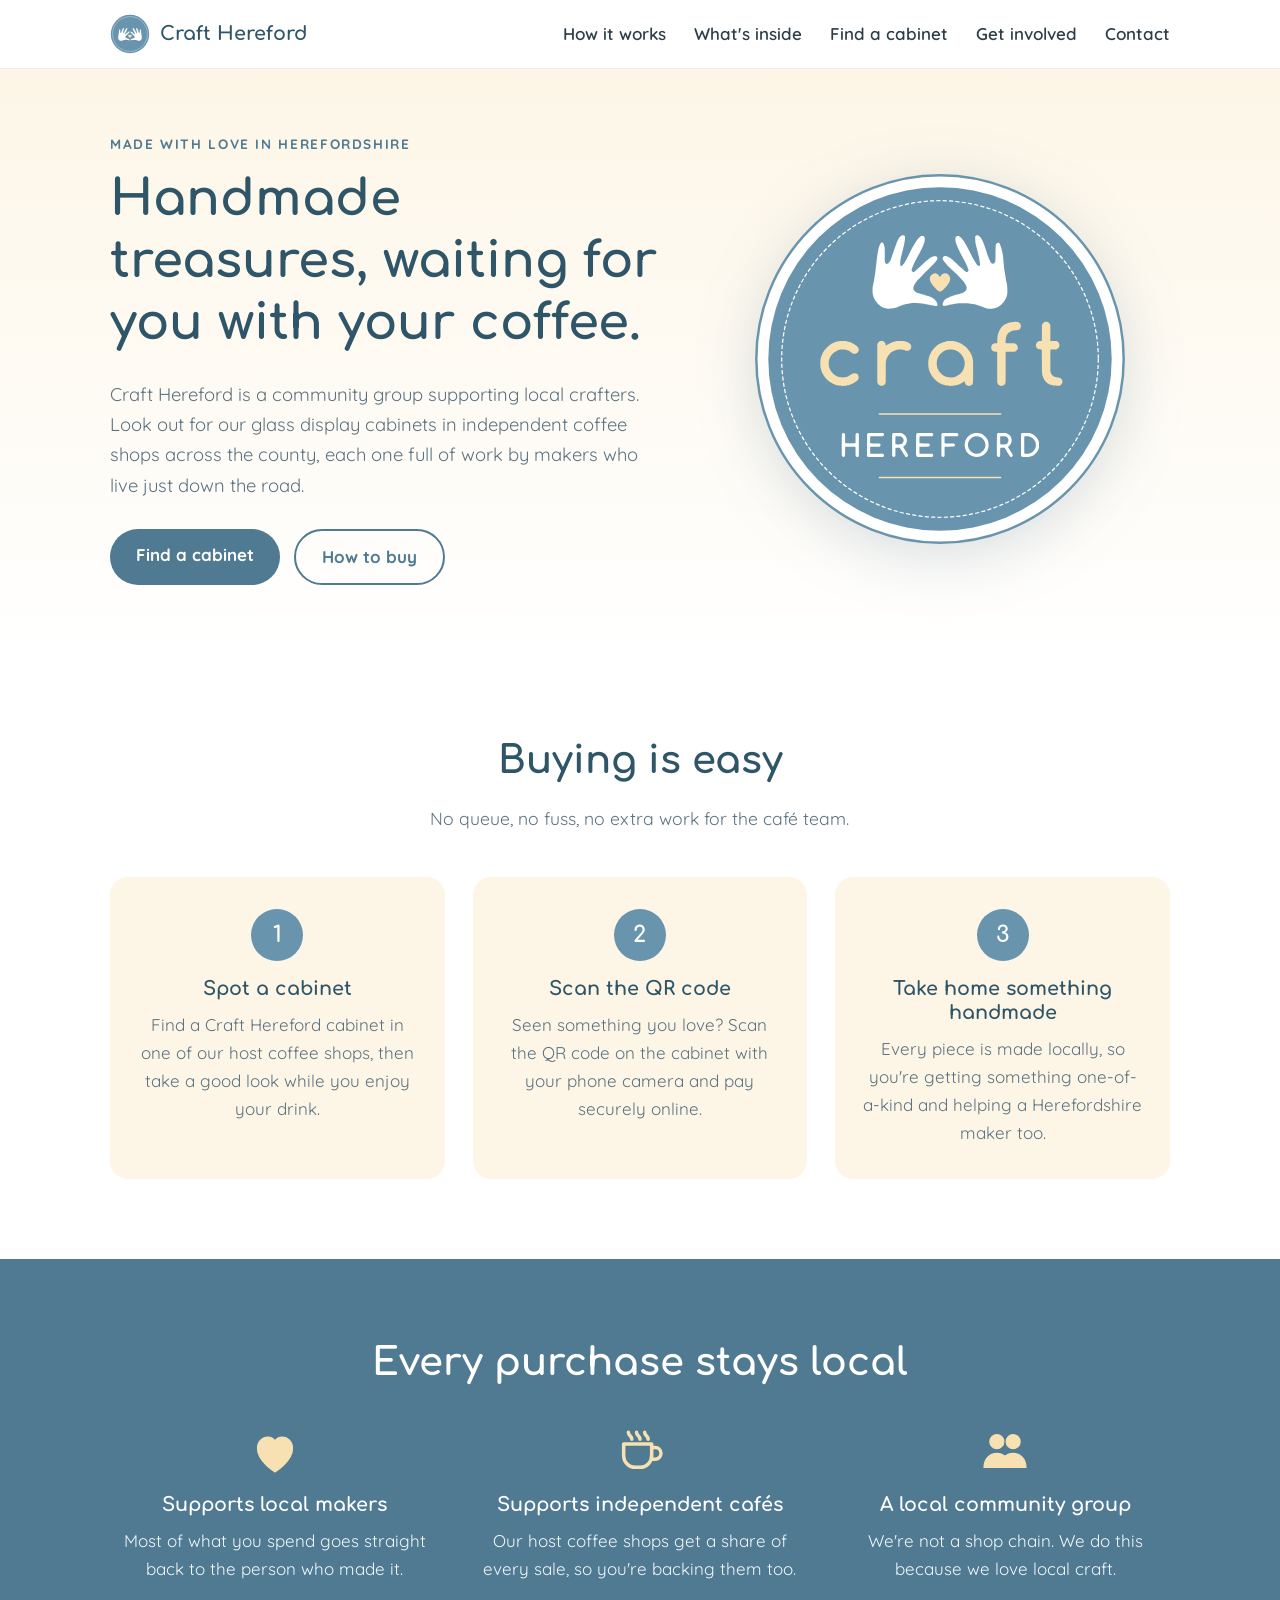
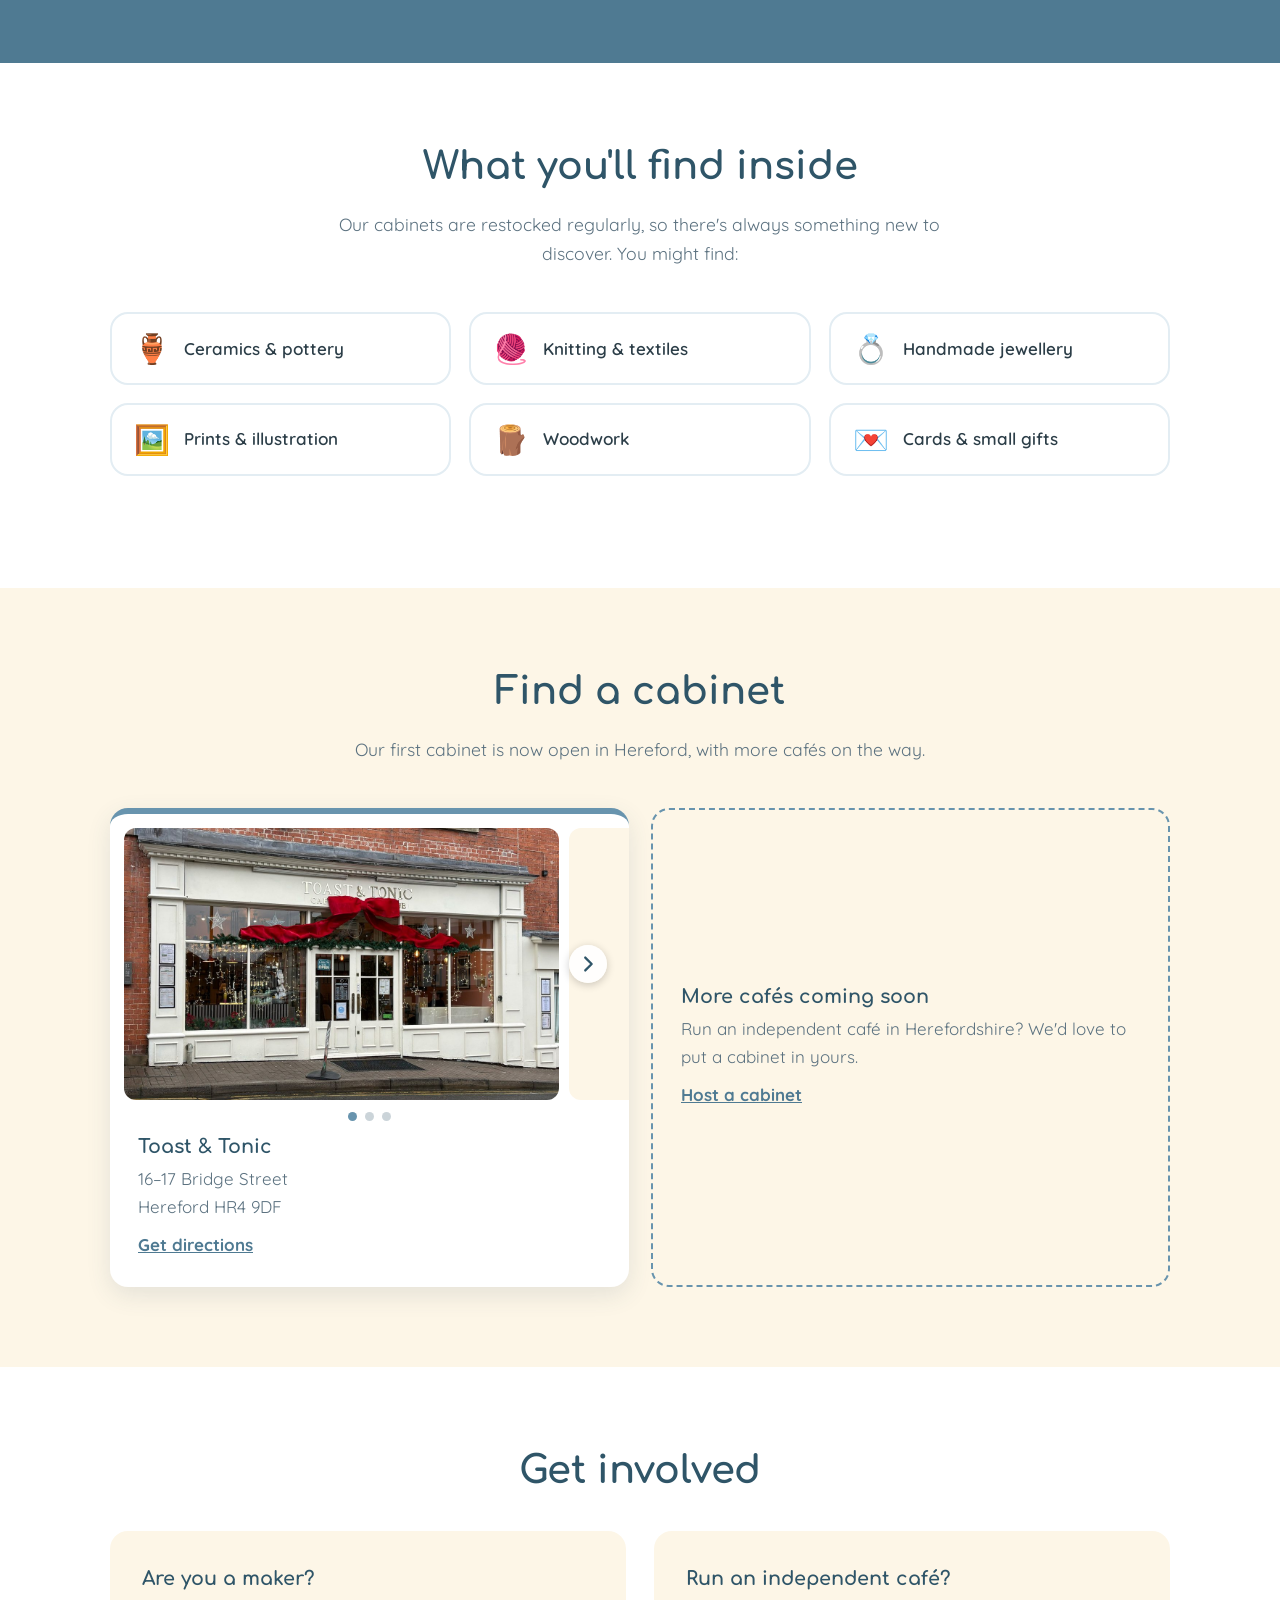
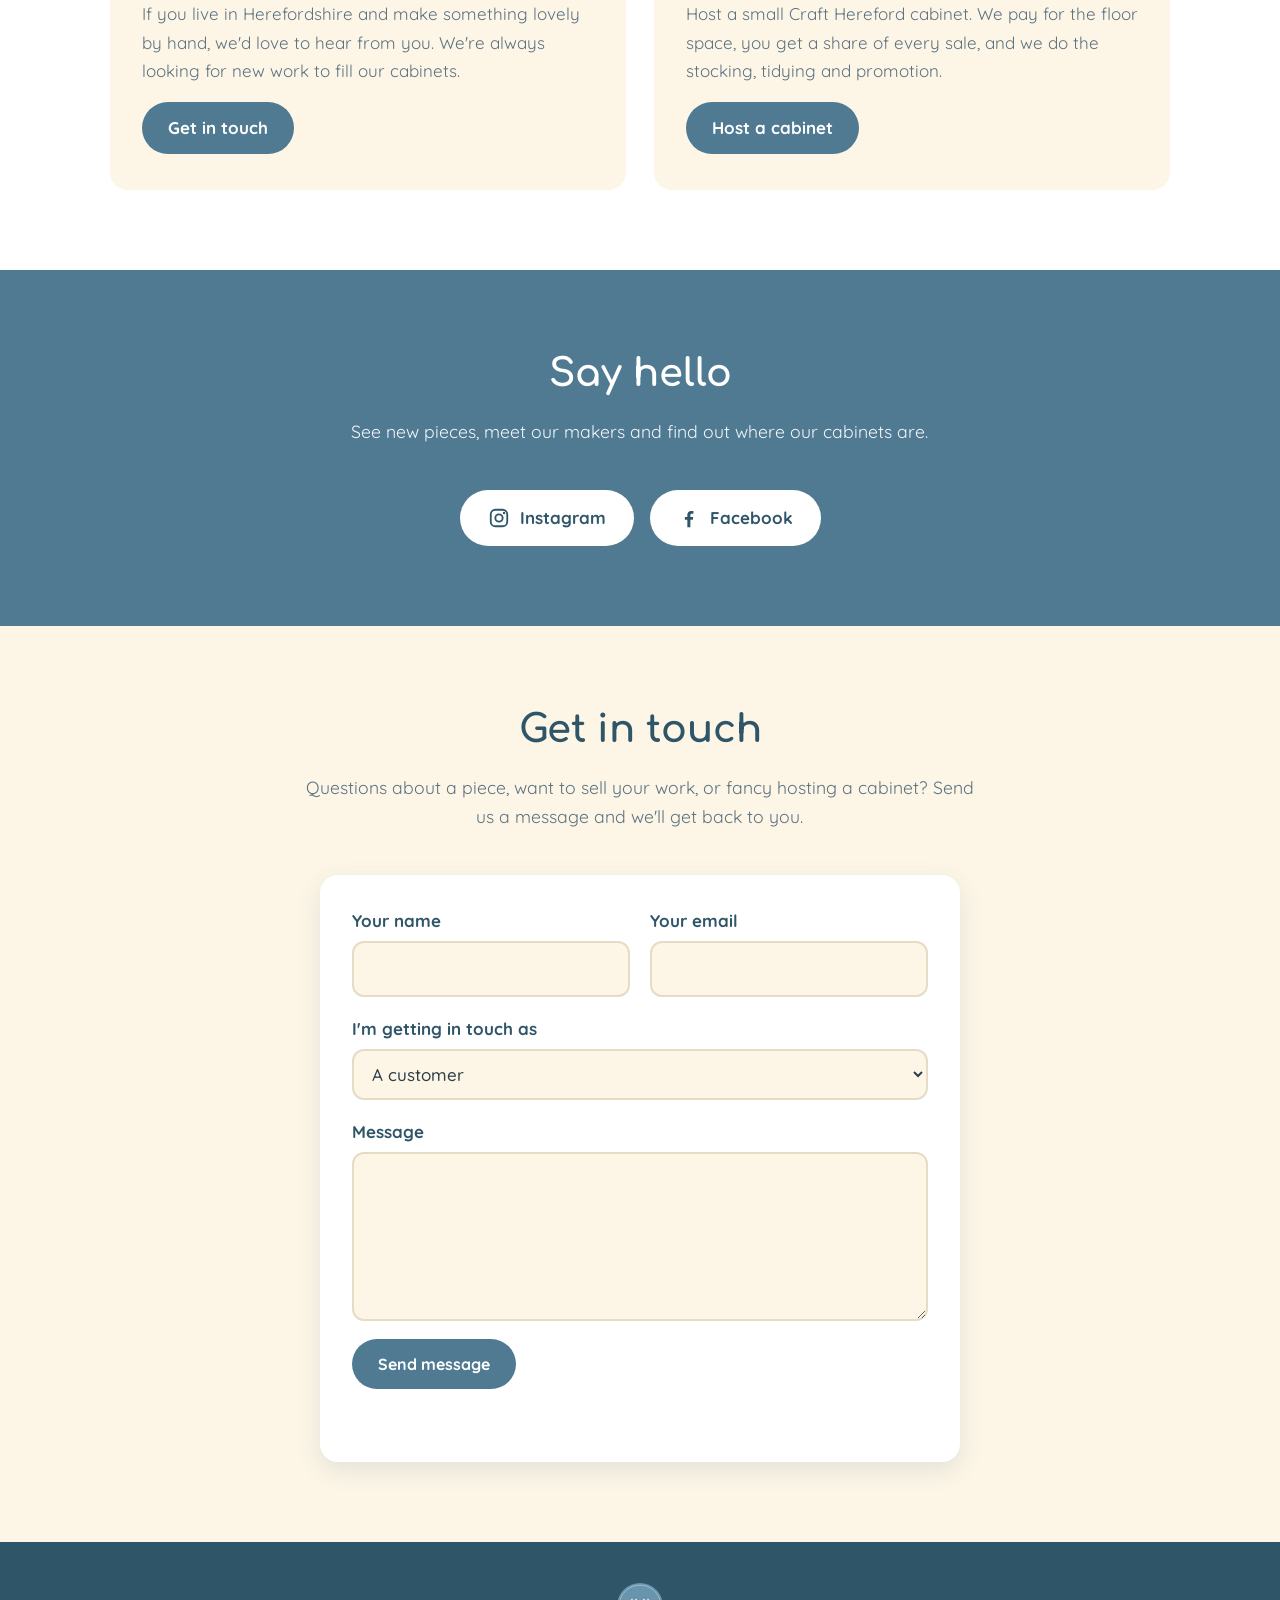
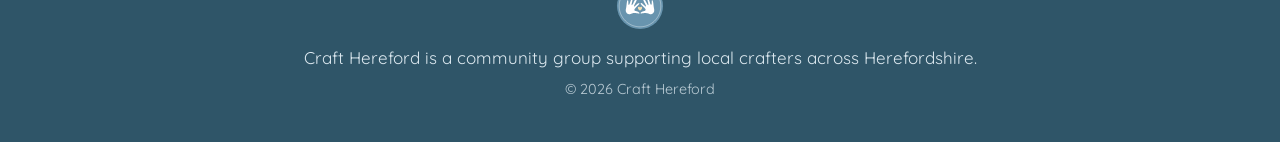
<file: index.html>
<!doctype html>
<html lang="en-GB">
<head>
  <meta charset="utf-8">
  <meta name="viewport" content="width=device-width, initial-scale=1">
  <title>Craft Hereford | Handmade by local makers</title>
  <meta name="description" content="Craft Hereford is a community group supporting local crafters. Find our display cabinets of handmade work in independent coffee shops across Herefordshire.">
  <meta property="og:title" content="Craft Hereford">
  <meta property="og:description" content="Handmade by Herefordshire makers. Find our cabinets in independent coffee shops across the county.">
  <meta property="og:image" content="assets/logo-600.png">
  <meta property="og:type" content="website">
  <meta name="theme-color" content="#6894ae">
  <link rel="icon" type="image/svg+xml" href="assets/logo/craft-hereford-mark.svg">
  <link rel="icon" type="image/png" href="assets/favicon.png">
  <link rel="apple-touch-icon" href="assets/apple-touch-icon.png">
  <link rel="preconnect" href="https://fonts.googleapis.com">
  <link rel="preconnect" href="https://fonts.gstatic.com" crossorigin>
  <link href="https://fonts.googleapis.com/css2?family=Comfortaa:wght@500;700&family=Quicksand:wght@400;500;600;700&display=swap" rel="stylesheet">
  <link rel="stylesheet" href="styles.css">
</head>
<body>

  <header class="site-header">
    <div class="container header-inner">
      <a href="#top" class="brand" aria-label="Craft Hereford home">
        <img src="assets/logo/craft-hereford-mark.svg" alt="" width="40" height="40">
        <span>Craft Hereford</span>
      </a>
      <button class="nav-toggle" aria-expanded="false" aria-controls="site-nav">
        <span class="sr-only">Menu</span>
        <span class="bar"></span><span class="bar"></span><span class="bar"></span>
      </button>
      <nav id="site-nav" class="site-nav">
        <a href="#how-it-works">How it works</a>
        <a href="#whats-inside">What's inside</a>
        <a href="#find-us">Find a cabinet</a>
        <a href="#get-involved">Get involved</a>
        <a href="#contact">Contact</a>
      </nav>
    </div>
  </header>

  <main id="top">

    <!-- Hero -->
    <section class="hero">
      <div class="container hero-inner">
        <div class="hero-text">
          <p class="eyebrow">Made with love in Herefordshire</p>
          <h1>Handmade treasures, waiting for you with your coffee.</h1>
          <p class="lead">
            Craft Hereford is a community group supporting local crafters.
            Look out for our glass display cabinets in independent coffee shops across
            the county, each one full of work by makers who live just down the road.
          </p>
          <div class="hero-actions">
            <a href="#find-us" class="btn btn-primary">Find a cabinet</a>
            <a href="#how-it-works" class="btn btn-ghost">How to buy</a>
          </div>
        </div>
        <div class="hero-logo">
          <img src="assets/logo/craft-hereford-badge.svg" alt="Craft Hereford logo: two hands framing a heart" width="600" height="600">
        </div>
      </div>
    </section>

    <!-- How it works -->
    <section id="how-it-works" class="section">
      <div class="container">
        <h2 class="section-title">Buying is easy</h2>
        <p class="section-intro">No queue, no fuss, no extra work for the café team.</p>
        <ol class="steps">
          <li class="step">
            <span class="step-num">1</span>
            <h3>Spot a cabinet</h3>
            <p>Find a Craft Hereford cabinet in one of our host coffee shops, then take a good look while you enjoy your drink.</p>
          </li>
          <li class="step">
            <span class="step-num">2</span>
            <h3>Scan the QR code</h3>
            <p>Seen something you love? Scan the QR code on the cabinet with your phone camera and pay securely online.</p>
          </li>
          <li class="step">
            <span class="step-num">3</span>
            <h3>Take home something handmade</h3>
            <p>Every piece is made locally, so you're getting something one-of-a-kind and helping a Herefordshire maker too.</p>
          </li>
        </ol>
      </div>
    </section>

    <!-- Why it matters -->
    <section class="section section-blue">
      <div class="container">
        <h2 class="section-title">Every purchase stays local</h2>
        <div class="values">
          <div class="value">
            <svg viewBox="0 0 48 48" aria-hidden="true"><path d="M24 42s-15-9.2-15-20.2C9 16 13 12 18 12c2.9 0 4.8 1.4 6 3.2C25.2 13.4 27.1 12 30 12c5 0 9 4 9 9.8C39 32.8 24 42 24 42z"/></svg>
            <h3>Supports local makers</h3>
            <p>Most of what you spend goes straight back to the person who made it.</p>
          </div>
          <div class="value">
            <svg viewBox="0 0 48 48" aria-hidden="true"><path d="M10 18h24v10a10 10 0 0 1-10 10h-4a10 10 0 0 1-10-10V18zm24 3h3a5 5 0 0 1 0 10h-3.5M14 8c0 3 3 3 3 6M21 8c0 3 3 3 3 6M28 8c0 3 3 3 3 6" fill="none" stroke-width="3" stroke-linecap="round" stroke-linejoin="round"/></svg>
            <h3>Supports independent cafés</h3>
            <p>Our host coffee shops get a share of every sale, so you're backing them too.</p>
          </div>
          <div class="value">
            <svg viewBox="0 0 48 48" aria-hidden="true"><circle cx="17" cy="16" r="6"/><circle cx="31" cy="16" r="6"/><path d="M6 38c0-7 5-12 11-12s11 5 11 12zM20 38c0-7 5-12 11-12s11 5 11 12z"/></svg>
            <h3>A local community group</h3>
            <p>We're not a shop chain. We do this because we love local craft.</p>
          </div>
        </div>
      </div>
    </section>

    <!-- What's inside -->
    <section id="whats-inside" class="section">
      <div class="container">
        <h2 class="section-title">What you'll find inside</h2>
        <p class="section-intro">Our cabinets are restocked regularly, so there's always something new to discover. You might find:</p>
        <ul class="crafts">
          <li><span class="craft-icon" aria-hidden="true">🏺</span>Ceramics &amp; pottery</li>
          <li><span class="craft-icon" aria-hidden="true">🧶</span>Knitting &amp; textiles</li>
          <li><span class="craft-icon" aria-hidden="true">💍</span>Handmade jewellery</li>
          <li><span class="craft-icon" aria-hidden="true">🖼️</span>Prints &amp; illustration</li>
          <li><span class="craft-icon" aria-hidden="true">🪵</span>Woodwork</li>
          <li><span class="craft-icon" aria-hidden="true">💌</span>Cards &amp; small gifts</li>
        </ul>
      </div>
    </section>

    <!-- Find us -->
    <section id="find-us" class="section section-cream">
      <div class="container">
        <h2 class="section-title">Find a cabinet</h2>
        <p class="section-intro">Our first cabinet is now open in Hereford, with more cafés on the way.</p>

        <!--
          CABINET LOCATIONS.
          To add a café, copy a <li class="location"> block and put it before the "More cafés" card.
          In the directions link, use + for spaces and %26 for "&".
          Each card has a carousel of photos and a map. Photos go in assets/locations/, should be
          landscape, and are cropped slightly to 16:10. Add one <img class="location-slide"> line per photo.
          A portrait photo would lose most of its height, so make a 16:10 copy with blurred sides first
          (like toast-and-tonic-cabinet.jpg).
          For the map, get the café's coordinates from Google Maps (right-click on it and click the
          numbers at the top) and put the first number in data-lat and the second in data-lon.

          <li class="location">
            <div class="location-media">
              <div class="location-slides">
                <img class="location-slide" src="assets/locations/cafe-name.jpg" alt="The Café name shopfront" loading="lazy">
                <div class="location-slide location-map" data-lat="52.00000" data-lon="-2.70000" data-name="Café name"></div>
              </div>
            </div>
            <h3>Café name</h3>
            <p>Street<br>Town Postcode</p>
            <a href="https://www.google.com/maps/search/?api=1&amp;query=Café+name+Street+Town+Postcode" target="_blank" rel="noopener" data-goatcounter-click="directions-cafe-name">Get directions</a>
          </li>
        -->
        <ul class="locations">
          <li class="location">
            <div class="location-media">
              <div class="location-slides">
                <img class="location-slide" src="assets/locations/toast-and-tonic.jpg" alt="The Toast &amp; Tonic shopfront on Bridge Street, Hereford" width="1200" height="900" loading="lazy">
                <div class="location-slide location-map" data-lat="52.05344" data-lon="-2.71867" data-name="Toast &amp; Tonic"></div>
                <img class="location-slide" src="assets/locations/toast-and-tonic-cabinet.jpg" alt="The Craft Hereford cabinet just inside the door at Toast &amp; Tonic, with handmade pieces on its shelves" width="1200" height="750" loading="lazy">
              </div>
            </div>
            <h3>Toast &amp; Tonic</h3>
            <p>16–17 Bridge Street<br>Hereford HR4 9DF</p>
            <a href="https://www.google.com/maps/search/?api=1&amp;query=Toast+%26+Tonic+16-17+Bridge+St+Hereford+HR4+9DF" target="_blank" rel="noopener" data-goatcounter-click="directions-toast-and-tonic">Get directions</a>
          </li>
          <li class="location location-more">
            <h3>More cafés coming soon</h3>
            <p>Run an independent café in Herefordshire? We'd love to put a cabinet in yours.</p>
            <a href="#contact" data-about="cafe" data-goatcounter-click="host-a-cabinet-find-a-cabinet">Host a cabinet</a>
          </li>
        </ul>
      </div>
    </section>

    <!-- Get involved -->
    <section id="get-involved" class="section">
      <div class="container">
        <h2 class="section-title">Get involved</h2>
        <div class="cards">
          <div class="card">
            <h3>Are you a maker?</h3>
            <p>If you live in Herefordshire and make something lovely by hand, we'd love to hear from you. We're always looking for new work to fill our cabinets.</p>
            <a href="#contact" class="btn btn-primary" data-about="maker">Get in touch</a>
          </div>
          <div class="card">
            <h3>Run an independent café?</h3>
            <p>Host a small Craft Hereford cabinet. We pay for the floor space, you get a share of every sale, and we do the stocking, tidying and promotion.</p>
            <a href="#contact" class="btn btn-primary" data-about="cafe" data-goatcounter-click="host-a-cabinet-get-involved">Host a cabinet</a>
          </div>
        </div>
      </div>
    </section>

    <!-- Follow / contact -->
    <section id="follow" class="section section-blue follow">
      <div class="container">
        <h2 class="section-title">Say hello</h2>
        <p class="section-intro">See new pieces, meet our makers and find out where our cabinets are.</p>
        <div class="socials">
          <a class="social" href="https://www.instagram.com/craft_hereford/" target="_blank" rel="noopener" data-goatcounter-click="instagram">
            <svg viewBox="0 0 24 24" aria-hidden="true"><rect x="3" y="3" width="18" height="18" rx="5" fill="none" stroke="currentColor" stroke-width="2"/><circle cx="12" cy="12" r="4" fill="none" stroke="currentColor" stroke-width="2"/><circle cx="17.5" cy="6.5" r="1.3" fill="currentColor"/></svg>
            Instagram
          </a>
          <a class="social" href="https://www.facebook.com/Crafthereford" target="_blank" rel="noopener" data-goatcounter-click="facebook">
            <svg viewBox="0 0 24 24" aria-hidden="true"><path fill="currentColor" d="M13.5 22v-8h2.7l.4-3.2h-3.1V8.8c0-.9.3-1.5 1.6-1.5h1.7V4.4c-.3 0-1.3-.1-2.5-.1-2.4 0-4.1 1.5-4.1 4.2v2.3H7.5V14h2.7v8z"/></svg>
            Facebook
          </a>
        </div>
      </div>
    </section>

    <!-- Contact form
         Messages are sent through Formspree (formspree.io), which emails them on.
         The section stays hidden until data-endpoint is set to the form's Formspree address. -->
    <section id="contact" class="section section-cream" hidden>
      <div class="container">
        <h2 class="section-title">Get in touch</h2>
        <p class="section-intro">Questions about a piece, want to sell your work, or fancy hosting a cabinet? Send us a message and we'll get back to you.</p>
        <form id="contact-form" class="contact-form" data-endpoint="https://formspree.io/f/xeagryoa" novalidate>
          <div class="form-row">
            <label>Your name
              <input type="text" name="name" required maxlength="100" autocomplete="name">
            </label>
            <label>Your email
              <input type="email" name="email" required maxlength="200" autocomplete="email">
            </label>
          </div>
          <label>I'm getting in touch as
            <select name="about">
              <option value="customer">A customer</option>
              <option value="maker">A maker who'd like to sell with us</option>
              <option value="cafe">A café interested in hosting a cabinet</option>
              <option value="other">Something else</option>
            </select>
          </label>
          <label>Message
            <textarea name="message" rows="5" required maxlength="4000"></textarea>
          </label>
          <!-- Spam trap: people never see or fill this in, bots do -->
          <input type="text" name="_gotcha" tabindex="-1" autocomplete="off" class="sr-only" aria-hidden="true">
          <button type="submit" class="btn btn-primary">Send message</button>
          <p class="form-status" role="status" aria-live="polite"></p>
        </form>
      </div>
    </section>

  </main>

  <footer class="site-footer">
    <div class="container footer-inner">
      <img src="assets/logo/craft-hereford-mark.svg" alt="" width="48" height="48">
      <p>Craft Hereford is a community group supporting local crafters across Herefordshire.</p>
      <p class="small">&copy; <span id="year">2026</span> Craft Hereford</p>
    </div>
  </footer>

  <script>
    // Mobile menu toggle
    const toggle = document.querySelector('.nav-toggle');
    const nav = document.getElementById('site-nav');
    toggle.addEventListener('click', () => {
      const open = nav.classList.toggle('open');
      toggle.setAttribute('aria-expanded', open);
    });
    nav.querySelectorAll('a').forEach(a => a.addEventListener('click', () => {
      nav.classList.remove('open');
      toggle.setAttribute('aria-expanded', 'false');
    }));
    document.getElementById('year').textContent = new Date().getFullYear();
  </script>
  <script src="assets/contact.js"></script>
  <script src="assets/locations.js"></script>
  <!-- Visitor stats: GoatCounter (free, no cookies). Stats are at https://crafthereford.goatcounter.com
       Links with data-goatcounter-click="name" are also counted when clicked, and show up there under that name. -->
  <script data-goatcounter="https://crafthereford.goatcounter.com/count" async src="https://gc.zgo.at/count.js"></script>
</body>
</html>
</file>
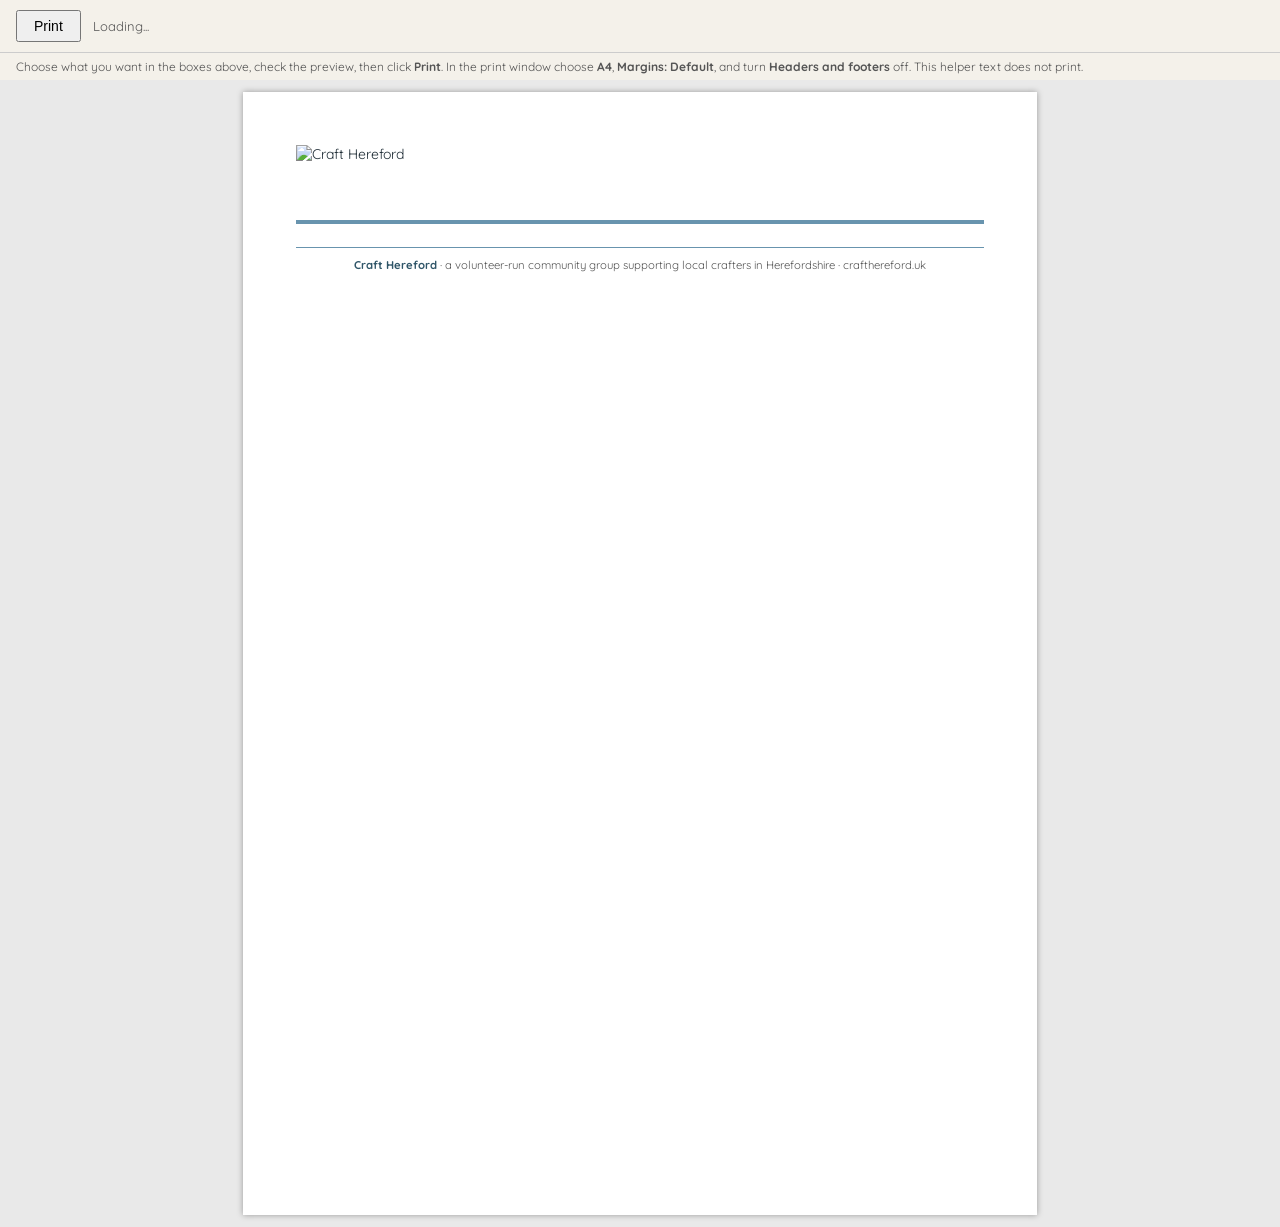
<file: google-sheet/Print.html>
<!DOCTYPE html>
<html>
<head>
  <base target="_top">
  <meta charset="utf-8">
  <link rel="preconnect" href="https://fonts.googleapis.com">
  <link href="https://fonts.googleapis.com/css2?family=Comfortaa:wght@600;700&family=Quicksand:wght@400;600;700&display=swap" rel="stylesheet">
  <style>
    :root { --craft: #6894AE; --deep: #2F5568; --cream: #F7E1B2; --soft: #FDF6E7; --ink: #1f2d36; }
    * { box-sizing: border-box; }
    body { margin: 0; background: #e9e9e9; color: var(--ink); font-family: Quicksand, Arial, Helvetica, sans-serif; font-size: 10.5pt; }

    /* ---- Screen only: the controls and the hint ---- */
    #controls { background: #f4f1ea; border-bottom: 1px solid #ccc; padding: 10px 16px; position: sticky; top: 0; z-index: 3; }
    #controls label { font-size: 13px; margin-right: 14px; white-space: nowrap; }
    #controls select { font-size: 13px; padding: 3px; max-width: 220px; }
    #controls button { font-size: 14px; padding: 6px 16px; cursor: pointer; }
    #status { font-size: 13px; color: #555; margin-left: 8px; }
    #status.warn { color: #b00020; }
    #hint { font-size: 12px; color: #555; padding: 6px 16px; background: #f4f1ea; }

    /* ---- The page ---- */
    .doc { width: 210mm; min-height: 297mm; margin: 12px auto; background: #fff; padding: 14mm 14mm 16mm;
           box-shadow: 0 0 6px rgba(0,0,0,.35); position: relative; }
    .brand { display: flex; align-items: center; justify-content: space-between; gap: 10mm;
             border-bottom: 1.2mm solid var(--craft); padding-bottom: 3mm; margin-bottom: 4mm; }
    .brand img { height: 17mm; width: auto; display: block; }
    .titlebox { text-align: right; }
    h1 { font-family: Comfortaa, Quicksand, Arial, sans-serif; font-weight: 700; font-size: 19pt; margin: 0; color: var(--deep); line-height: 1.15; }
    .period { font-size: 12pt; color: var(--craft); font-weight: 700; margin-top: 1mm; }
    .made { font-size: 8.5pt; color: #666; margin-top: 1mm; }

    h2 { font-family: Comfortaa, Quicksand, Arial, sans-serif; font-size: 12.5pt; color: var(--deep); margin: 5mm 0 2mm; font-weight: 700; }
    .who { background: var(--soft); border-left: 1.2mm solid var(--cream); padding: 3mm 4mm; margin-bottom: 3mm; line-height: 1.45; }
    .who b { color: var(--deep); font-size: 12pt; }
    .kv { width: 100%; border-collapse: collapse; margin-bottom: 2mm; }
    .kv td { padding: 1.3mm 2mm; border-bottom: 0.3mm solid #dcdcdc; }
    .kv td:last-child { text-align: right; font-weight: 700; }
    .kv tr.big td { font-size: 13pt; color: var(--deep); border-bottom: 0.6mm solid var(--craft); }
    table.data { width: 100%; border-collapse: collapse; margin-bottom: 2mm; }
    table.data th { text-align: left; color: var(--deep); font-weight: 700; font-size: 9.5pt; padding: 1.8mm 2mm;
                    border-bottom: 0.7mm solid var(--craft); background: var(--soft); }
    table.data td { padding: 1.3mm 2mm; border-bottom: 0.3mm solid #e1e1e1; font-size: 10pt; vertical-align: top; }
    table.data .num { text-align: right; white-space: nowrap; }
    table.data .nw { white-space: nowrap; }
    table.data tr.total td { font-weight: 700; border-top: 0.6mm solid var(--deep); border-bottom: 0.6mm solid var(--deep); background: #f6f6f6; }
    table.data th:first-child, table.data td:first-child { min-width: 34mm; }
    thead { display: table-header-group; }
    tr { page-break-inside: avoid; break-inside: avoid; }
    .empty { color: #555; font-style: italic; padding: 3mm 0; }
    .foot { margin-top: 6mm; padding-top: 2.5mm; page-break-inside: avoid; break-inside: avoid; border-top: 0.4mm solid var(--craft); font-size: 8.5pt; color: #555; text-align: center; }
    .foot b { color: var(--deep); }
    .tone { -webkit-print-color-adjust: exact; print-color-adjust: exact; }

    @page { size: A4 portrait; margin: 10mm 0 12mm; }
    @media print {
      body { background: #fff; }
      #controls, #hint { display: none !important; }
      .doc { width: auto; min-height: 0; margin: 0; padding: 0 14mm; box-shadow: none; }
      * { -webkit-print-color-adjust: exact; print-color-adjust: exact; }
    }
  </style>
</head>
<body>
  <div id="controls">
    <span id="fields"></span>
    <button id="print">Print</button>
    <span id="status">Loading...</span>
  </div>
  <div id="hint">Choose what you want in the boxes above, check the preview, then click <b>Print</b>.
    In the print window choose <b>A4</b>, <b>Margins: Default</b>, and turn <b>Headers and footers</b> off. This helper text does not print.</div>

  <div class="doc" id="doc">
    <div class="brand tone">
      <img id="logo" alt="Craft Hereford">
      <div class="titlebox">
        <h1 id="title"></h1>
        <div class="period" id="period"></div>
        <div class="made" id="made"></div>
      </div>
    </div>
    <div id="content"></div>
    <div class="foot"><b>Craft Hereford</b> &middot; a volunteer-run community group supporting local crafters in Herefordshire &middot; crafthereford.uk</div>
  </div>

  <script>
    var KIND = '<?= kind ?>';
    var TITLES = { monthly: 'Monthly selling report', statement: 'Statement', outstanding: 'Outstanding payment' };
    var opts = null;

    function el(tag, cls, text) { var e = document.createElement(tag); if (cls) e.className = cls; if (text !== undefined) e.textContent = text; return e; }
    function esc(s) { return String(s).replace(/[&<>"]/g, function (c) { return { '&': '&amp;', '<': '&lt;', '>': '&gt;', '"': '&quot;' }[c]; }); }
    function isNum(v) { return /^[£$]?-?[\d,]+(\.\d+)?%?$/.test(String(v).trim()); }
    function clean(t) { return String(t).replace(/ \(GBP\)/g, ''); }
    function yesNo(v) { return v === 'TRUE' ? 'Yes' : (v === 'FALSE' ? 'No' : v); }

    // ---- Controls -------------------------------------------------------------
    function select(id, label, values, current) {
      var l = el('label'); l.appendChild(document.createTextNode(label + ' '));
      var s = el('select'); s.id = id;
      values.forEach(function (v) { var o = el('option', '', v); o.value = v; s.appendChild(o); });
      if (current && values.indexOf(current) >= 0) s.value = current;
      s.onchange = function () { if (id === 'type') fillNames(); load(); };
      l.appendChild(s);
      return l;
    }
    function names() { return document.getElementById('type').value === 'Maker' ? opts.makers : opts.venues; }
    function fillNames() {
      var s = document.getElementById('name'), list = names(), keep = s.value;
      s.innerHTML = '';
      list.forEach(function (n) { var o = el('option', '', n); o.value = n; s.appendChild(o); });
      s.value = list.indexOf(keep) >= 0 ? keep : (list[0] || '');
    }
    function buildControls() {
      var f = document.getElementById('fields'), c = opts.current || {};
      if (KIND !== 'monthly') {
        f.appendChild(select('type', KIND === 'statement' ? 'Statement for' : 'Report for', ['Maker', 'Venue'], c.type));
        var nm = select('name', 'Name', names_for(c.type || 'Maker'), c.name); f.appendChild(nm);
      }
      if (KIND !== 'outstanding') f.appendChild(select('month', 'Month', opts.months, c.month));
    }
    function names_for(t) { return t === 'Venue' ? opts.venues : opts.makers; }
    function selection() {
      var g = function (id) { var e = document.getElementById(id); return e ? e.value : ''; };
      return { type: g('type'), name: g('name'), month: g('month') };
    }

    // ---- Loading and drawing --------------------------------------------------
    function setStatus(msg, bad) { var s = document.getElementById('status'); s.textContent = msg; s.className = bad ? 'warn' : ''; }
    function load() {
      setStatus('Loading...');
      google.script.run.withSuccessHandler(draw)
        .withFailureHandler(function (e) { setStatus('Something went wrong: ' + e.message, true); })
        .getReportData(KIND, selection());
    }

    function table(header, rows, totalRow) {
      var t = el('table', 'data tone'), thead = el('thead'), hr = el('tr');
      header.forEach(function (h, i) { var th = el('th', '', clean(h)); if (rows.length && isNum(rows[0][i]) ) th.className = 'num'; hr.appendChild(th); });
      thead.appendChild(hr); t.appendChild(thead);
      var tb = el('tbody');
      function add(r, cls) {
        var tr = el('tr', cls || '');
        r.forEach(function (v, i) {
          var cls = isNum(v) && i > 0 ? 'num' : (/^\d{1,2} [A-Za-z]{3,9} \d{4}$/.test(String(v).trim()) ? 'nw' : '');
          tr.appendChild(el('td', cls, yesNo(v)));
        });
        tb.appendChild(tr);
      }
      if (totalRow) add(totalRow, 'total');
      rows.forEach(function (r) { add(r); });
      t.appendChild(tb);
      return t;
    }
    function kv(pairs, bigLast) {
      var t = el('table', 'kv');
      pairs.forEach(function (p, i) {
        var tr = el('tr', bigLast && i === pairs.length - 1 ? 'big' : '');
        tr.appendChild(el('td', '', clean(p[0]))); tr.appendChild(el('td', '', p[1])); t.appendChild(tr);
      });
      return t;
    }
    function whoBox(w) {
      var d = el('div', 'who tone');
      var lines = [['<b>' + esc(w.name) + '</b> (' + esc(w.type.toLowerCase()) + ')'], [w.address], [w.email], [w.phone]];
      d.innerHTML = lines.filter(function (l) { return l[0]; }).map(function (l) { return l[0].indexOf('<b>') === 0 ? l[0] : esc(l[0]); }).join('<br>');
      return d;
    }

    function draw(d) {
      document.getElementById('title').textContent = d.title;
      document.getElementById('period').textContent = d.period || '';
      document.getElementById('made').textContent = 'Prepared ' + d.generated;
      var c = document.getElementById('content'); c.innerHTML = '';

      if (d.error) { c.appendChild(el('div', 'empty', d.error)); setStatus(d.error, true); return; }

      if (KIND === 'monthly') {
        c.appendChild(el('h2', '', 'Craft Hereford totals'));
        c.appendChild(kv(d.totals));
        c.appendChild(el('h2', '', 'By maker'));
        c.appendChild(d.makers.rows.length ? table(d.makers.header, d.makers.rows, d.makers.total) : el('div', 'empty', 'No sales this month.'));
        c.appendChild(el('h2', '', 'By venue'));
        c.appendChild(d.venues.rows.length ? table(d.venues.header, d.venues.rows, d.venues.total) : el('div', 'empty', 'No sales this month.'));
      } else {
        c.appendChild(whoBox(d.who));
        if (KIND === 'statement') {
          c.appendChild(el('h2', '', 'Summary'));
          c.appendChild(kv(d.summary, false));
          c.appendChild(el('h2', '', 'Items sold'));
        } else {
          c.appendChild(kv([['Amount outstanding', d.amount], ['Items unpaid', d.count]], false));
          c.appendChild(el('h2', '', 'Unpaid items'));
        }
        c.appendChild(d.items.rows.length ? table(d.items.header, d.items.rows) : el('div', 'empty', d.items.message));
      }
      setStatus('Ready to print.');
    }

    document.getElementById('print').onclick = function () { window.print(); };

    google.script.run.withSuccessHandler(function (o) {
      opts = o; buildControls();
      if (KIND !== 'monthly') fillNamesKeep(o.current);
      load();
    }).withFailureHandler(function (e) { setStatus('Could not start: ' + e.message, true); }).getPrintOptions(KIND);
    function fillNamesKeep(c) { var s = document.getElementById('name'); if (c && c.name && names().indexOf(c.name) >= 0) s.value = c.name; }

    document.getElementById('logo').src = '[data-uri]';
  </script>
</body>
</html>
</file>
<file: styles.css>
/* Craft Hereford: colours taken from the logo */
:root {
  --blue: #6894ae;
  --blue-dark: #4f7a92;
  --blue-deep: #2f5568;
  --cream: #f7e1b2;
  --cream-light: #fdf6e7;
  --white: #ffffff;
  --text: #2c3e48;
  --muted: #5c7280;
  --radius: 18px;
  --shadow: 0 8px 24px rgba(47, 85, 104, 0.12);
  --font-display: "Comfortaa", "Quicksand", system-ui, sans-serif; /* the logo's typeface */
}

*, *::before, *::after { box-sizing: border-box; }

html { scroll-behavior: smooth; scroll-padding-top: 80px; }

body {
  margin: 0;
  font-family: "Quicksand", "Trebuchet MS", system-ui, sans-serif;
  font-size: 1.0625rem;
  line-height: 1.65;
  color: var(--text);
  background: var(--white);
  -webkit-font-smoothing: antialiased;
}

img { max-width: 100%; height: auto; display: block; }
a { color: var(--blue-dark); }
h1, h2, h3 { font-family: var(--font-display); font-weight: 700; line-height: 1.25; color: var(--blue-deep); margin: 0 0 0.5em; }
h3 { font-size: 1.2rem; }
p { margin: 0 0 1em; }

.container { width: 100%; max-width: 1100px; margin: 0 auto; padding: 0 20px; }

.sr-only {
  position: absolute; width: 1px; height: 1px; padding: 0; margin: -1px;
  overflow: hidden; clip: rect(0, 0, 0, 0); border: 0;
}

/* Header */
.site-header {
  position: sticky; top: 0; z-index: 10;
  background: rgba(255, 255, 255, 0.95);
  backdrop-filter: blur(6px);
  border-bottom: 1px solid #e6eef3;
}
.header-inner { display: flex; align-items: center; justify-content: space-between; height: 68px; }
.brand { display: flex; align-items: center; gap: 10px; text-decoration: none; font-family: var(--font-display); font-weight: 700; font-size: 1.2rem; color: var(--blue-deep); }
.site-nav { display: flex; gap: 28px; }
.site-nav a { text-decoration: none; font-weight: 600; color: var(--text); }
.site-nav a:hover { color: var(--blue-dark); }

.nav-toggle { display: none; background: none; border: 0; padding: 10px; cursor: pointer; }
.nav-toggle .bar { display: block; width: 24px; height: 3px; margin: 4px 0; border-radius: 2px; background: var(--blue-deep); }

/* Buttons */
.btn {
  display: inline-block; padding: 12px 26px; border-radius: 999px;
  font-weight: 700; text-decoration: none; transition: transform .15s, background .15s;
}
.btn:hover { transform: translateY(-2px); }
.btn-primary { background: var(--blue-dark); color: var(--white); }
.btn-primary:hover { background: var(--blue-deep); }
.btn-ghost { border: 2px solid var(--blue-dark); color: var(--blue-dark); }

/* Hero */
.hero { background: linear-gradient(180deg, var(--cream-light) 0%, var(--white) 100%); padding: 64px 0 72px; }
.hero-inner { display: grid; grid-template-columns: 1.2fr 1fr; gap: 48px; align-items: center; }
.eyebrow { text-transform: uppercase; letter-spacing: .12em; font-weight: 700; font-size: .85rem; color: var(--blue-dark); }
.hero h1 { font-size: clamp(2rem, 4.5vw, 3.1rem); }
.lead { font-size: 1.15rem; color: var(--muted); max-width: 34em; }
.hero-actions { display: flex; flex-wrap: wrap; gap: 14px; margin-top: 28px; }
.hero-logo img { width: 100%; max-width: 440px; margin: 0 auto; filter: drop-shadow(0 12px 30px rgba(47, 85, 104, .18)); }

/* Sections */
.section { padding: 80px 0; }
.section-blue { background: var(--blue-dark); color: var(--white); }
.section-blue h2, .section-blue h3 { color: var(--white); }
.section-cream { background: var(--cream-light); }
.section-title { font-size: clamp(1.7rem, 3.5vw, 2.4rem); text-align: center; }
.section-intro { text-align: center; max-width: 38em; margin: 0 auto 44px; color: var(--muted); font-size: 1.1rem; }
.section-blue .section-intro { color: #f2f7fa; }

/* Steps */
.steps { list-style: none; margin: 0; padding: 0; display: grid; grid-template-columns: repeat(3, 1fr); gap: 28px; }
.step { background: var(--cream-light); border-radius: var(--radius); padding: 32px 26px; text-align: center; }
.step-num {
  display: inline-flex; align-items: center; justify-content: center;
  width: 52px; height: 52px; border-radius: 50%; margin-bottom: 16px;
  background: var(--blue); color: var(--white); font-family: var(--font-display); font-weight: 700; font-size: 1.4rem;
}
.step p { color: var(--muted); margin: 0; }

/* Values */
.values { display: grid; grid-template-columns: repeat(3, 1fr); gap: 36px; margin-top: 36px; text-align: center; }
.value svg { width: 56px; height: 56px; fill: var(--cream); stroke: var(--cream); margin: 0 auto 14px; display: block; }
.value p { color: #f2f7fa; margin: 0; }

/* Crafts */
.crafts { list-style: none; margin: 0 0 32px; padding: 0; display: grid; grid-template-columns: repeat(3, 1fr); gap: 18px; }
.crafts li {
  display: flex; align-items: center; gap: 14px;
  padding: 20px 22px; border-radius: var(--radius);
  border: 2px solid #e3edf3; font-weight: 600;
}
.craft-icon { font-size: 1.8rem; line-height: 1; }

/* Locations */
.locations { list-style: none; margin: 0; padding: 0; display: grid; grid-template-columns: repeat(auto-fit, minmax(260px, 1fr)); gap: 22px; }
.location { background: var(--white); border-radius: var(--radius); padding: 28px; box-shadow: var(--shadow); border-top: 6px solid var(--blue); overflow: hidden; }
.location p { color: var(--muted); margin-bottom: 0.6em; }
.location h3 { margin-bottom: 0.3em; }

/* Photo and map carousel at the top of each cabinet card */
.location-media { position: relative; margin: -28px -28px 16px; padding-top: 14px; }
.location-slides { position: relative; display: flex; gap: 10px; padding: 0 14px; scroll-padding: 0 14px; overflow-x: auto; scroll-snap-type: x mandatory; scrollbar-width: none; overscroll-behavior-x: contain; }
.location-slides::-webkit-scrollbar { display: none; }
/* Each slide is narrower than the card, so the next one peeks in at the side */
.location-slide { flex: 0 0 calc(100% - 56px); width: calc(100% - 56px); max-width: none; aspect-ratio: 16 / 10; height: auto; scroll-snap-align: start; object-fit: cover; border-radius: 12px; overflow: hidden; background: var(--cream-light); }
.location-slide:only-child { flex-basis: 100%; width: 100%; }
.location-slide:last-child:not(:only-child) { scroll-snap-align: end; }
.location-map iframe { display: block; width: 100%; height: 100%; border: 0; }
.location-slide.is-peek { cursor: pointer; }
.location-slide.is-peek iframe { pointer-events: none; }
.location-media-btn { position: absolute; top: calc(50% + 7px); transform: translateY(-50%); width: 38px; height: 38px; padding: 8px; border: 0; border-radius: 50%; background: rgba(255, 255, 255, 0.92); color: var(--blue-deep); box-shadow: 0 2px 8px rgba(0, 0, 0, 0.2); cursor: pointer; }
.location-media-btn svg { display: block; width: 100%; height: 100%; }
.location-media-btn:hover { background: var(--white); }
.location-media-btn:focus-visible { outline: 3px solid var(--blue-dark); outline-offset: 2px; }
.location-media-btn[hidden] { display: none; }
.location-media-prev { left: 22px; }
.location-media-next { right: 22px; }
.location-dots { display: flex; justify-content: center; gap: 8px; margin: -4px 0 14px; }
.location-dot { width: 9px; height: 9px; padding: 0; border: 0; border-radius: 50%; background: rgba(47, 85, 104, 0.25); cursor: pointer; }
.location-dot[aria-current="true"] { background: var(--blue); }
.location-dot:focus-visible { outline: 3px solid var(--blue-dark); outline-offset: 2px; }
.location a { font-weight: 700; }
.location-more { background: transparent; box-shadow: none; border: 2px dashed var(--blue); display: flex; flex-direction: column; justify-content: center; }

/* Cards */
.cards { display: grid; grid-template-columns: repeat(2, 1fr); gap: 28px; margin-top: 36px; }
.card { background: var(--cream-light); border-radius: var(--radius); padding: 36px 32px; }
.card p { color: var(--muted); }

/* Follow */
.socials { display: flex; justify-content: center; flex-wrap: wrap; gap: 16px; }
.social {
  display: inline-flex; align-items: center; gap: 10px;
  padding: 14px 28px; border-radius: 999px;
  background: var(--white); color: var(--blue-deep);
  font-weight: 700; text-decoration: none; transition: transform .15s;
}
.social:hover { transform: translateY(-2px); }
.social svg { width: 22px; height: 22px; }

/* Footer */
.site-footer { background: var(--blue-deep); color: #dce8ef; padding: 40px 0; text-align: center; }
.footer-inner { display: flex; flex-direction: column; align-items: center; gap: 6px; }
.footer-inner img { margin-bottom: 8px; }
.footer-inner p { margin: 0; }
.small { font-size: .9rem; opacity: .8; }

/* Responsive */
@media (max-width: 860px) {
  .hero-inner { grid-template-columns: 1fr; text-align: center; }
  .hero-logo { order: -1; }
  .hero-logo img { max-width: 260px; }
  .lead { margin-left: auto; margin-right: auto; }
  .hero-actions { justify-content: center; }
  .steps, .values, .cards { grid-template-columns: 1fr; }
  .crafts { grid-template-columns: repeat(2, 1fr); }
}

@media (max-width: 720px) {
  .nav-toggle { display: block; }
  .site-nav {
    display: none; position: absolute; top: 68px; left: 0; right: 0;
    flex-direction: column; gap: 0; background: var(--white);
    border-bottom: 1px solid #e6eef3; box-shadow: var(--shadow);
  }
  .site-nav.open { display: flex; }
  .site-nav a { padding: 16px 20px; border-top: 1px solid #eef3f6; }
  .section { padding: 60px 0; }
  .hero { padding: 40px 0 56px; }
}

@media (max-width: 460px) {
  .crafts { grid-template-columns: 1fr; }
}

/* Contact form */
.contact-form {
  max-width: 640px; margin: 0 auto; padding: 32px;
  background: var(--white); border-radius: var(--radius); box-shadow: var(--shadow);
}
.contact-form .form-row { display: grid; grid-template-columns: 1fr 1fr; gap: 0 20px; }
.contact-form label { display: block; font-weight: 700; color: var(--blue-deep); margin-bottom: 18px; }
.contact-form input, .contact-form select, .contact-form textarea {
  display: block; width: 100%; margin-top: 6px; padding: 12px 14px;
  font: inherit; font-weight: 500; color: var(--text);
  background: var(--cream-light); border: 2px solid #e6dcc6; border-radius: 12px;
}
.contact-form textarea { resize: vertical; min-height: 130px; }
/* keep the hidden spam-trap field hidden (the input styles above would otherwise show it) */
.contact-form input.sr-only { position: absolute; width: 1px; height: 1px; padding: 0; margin: -1px; border: 0; overflow: hidden; clip: rect(0, 0, 0, 0); }
.contact-form { position: relative; }
.contact-form input:focus, .contact-form select:focus, .contact-form textarea:focus {
  outline: none; border-color: var(--blue); background: var(--white);
}
.contact-form button { border: 0; cursor: pointer; font: inherit; font-weight: 700; font-size: 1rem; }
.contact-form button:disabled { opacity: .6; cursor: wait; transform: none; }
.form-status { margin: 14px 0 0; font-weight: 600; min-height: 1.6em; }
.form-status.ok { color: #2e7d4f; }
.form-status.error { color: #b3412e; }

@media (max-width: 600px) {
  .contact-form { padding: 22px; }
  .contact-form .form-row { grid-template-columns: 1fr; }
}
</file>
